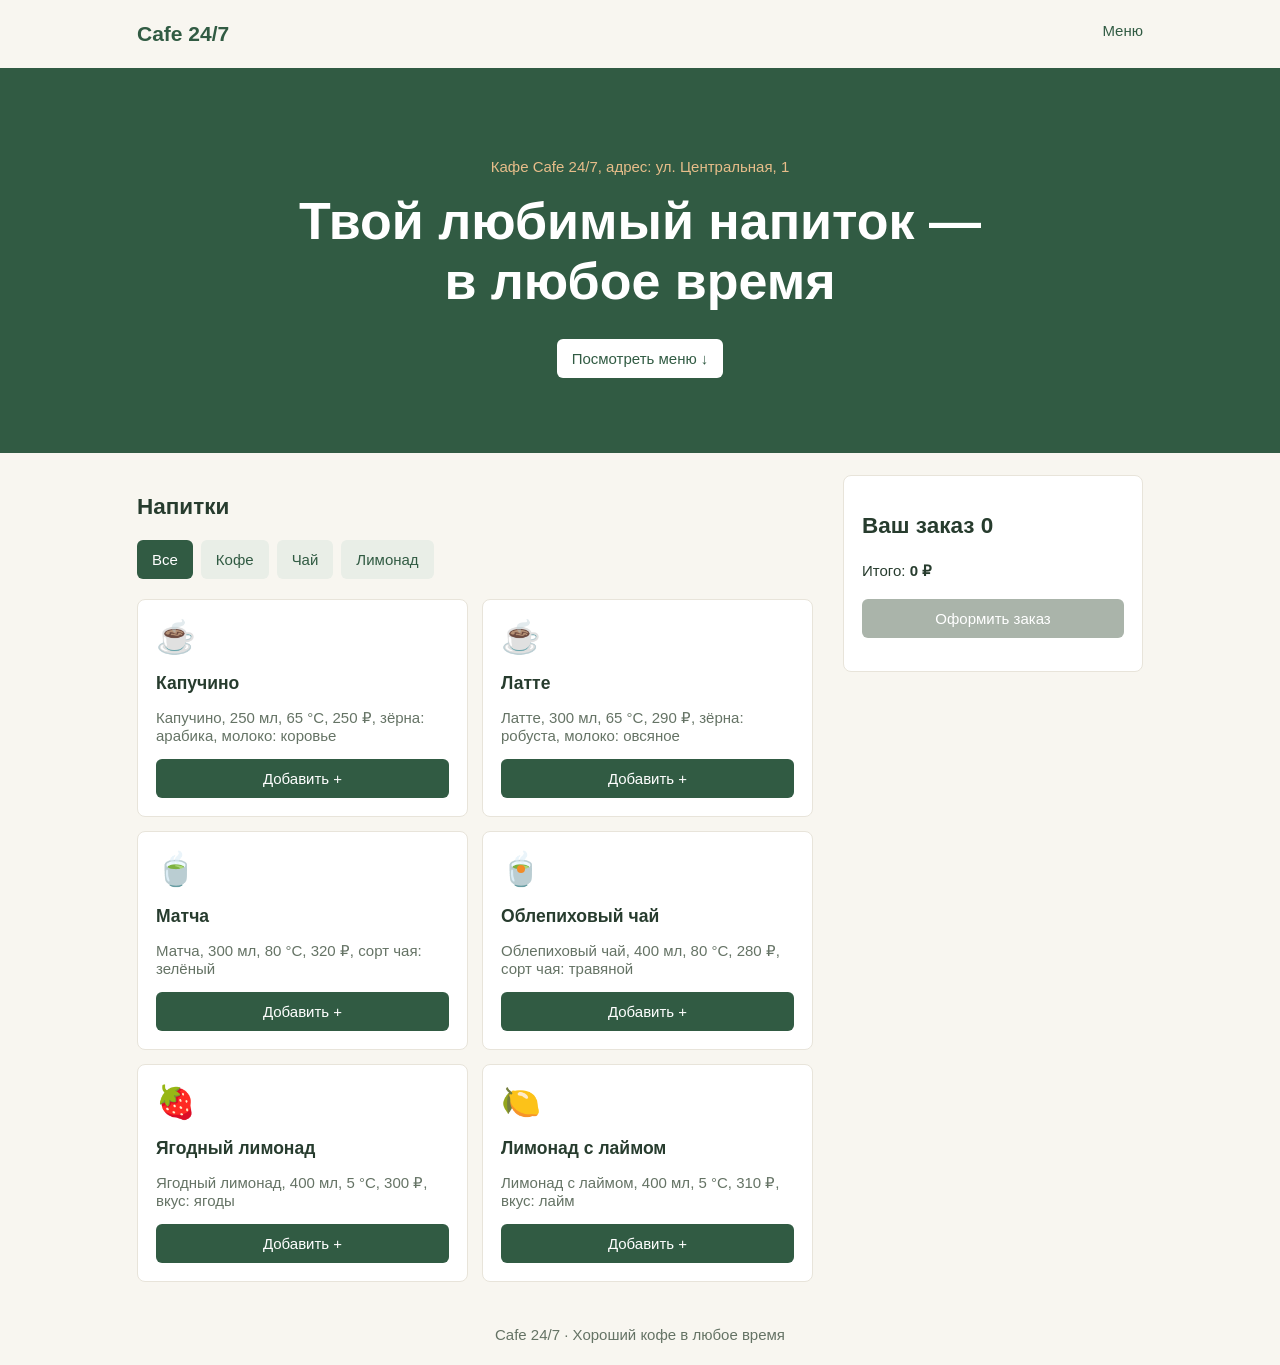
<file: index.html>
<!DOCTYPE html>
<html lang="ru">
  <head>
    <meta charset="UTF-8" />
    <meta name="viewport" content="width=device-width, initial-scale=1.0" />
    <title>Cafe 24/7</title>
    <link rel="stylesheet" href="cafe.css" />
  </head>
  <body>
    <header class="header">
      <a class="logo" href="#">Cafe 24/7</a>
      <a href="#menu">Меню</a>
    </header>

    <main>
      <section class="hero">
        <p id="cafe-info"></p>
        <h1>Твой любимый напиток —<br />в любое время</h1>
        <a class="button" href="#menu">Посмотреть меню ↓</a>
      </section>

      <section class="content" id="menu">
        <div class="menu">
          <h2>Напитки</h2>
          <div class="filters" aria-label="Категории напитков">
            <button class="active" data-category="all" type="button">Все</button>
            <button data-category="coffee" type="button">Кофе</button>
            <button data-category="tea" type="button">Чай</button>
            <button data-category="lemonade" type="button">Лимонад</button>
          </div>
          <div class="drinks" id="drinks"></div>
        </div>

        <aside class="cart">
          <h2>Ваш заказ <span id="count">0</span></h2>
          <div id="order"></div>
          <p>Итого: <strong id="total">0 ₽</strong></p>
          <button class="button" id="checkout" type="button" disabled>Оформить заказ</button>
          <p id="message" role="status"></p>
        </aside>
      </section>
    </main>

    <footer>Cafe 24/7 · Хороший кофе в любое время</footer>
    <script src="main.js"></script>
  </body>
</html>
</file>
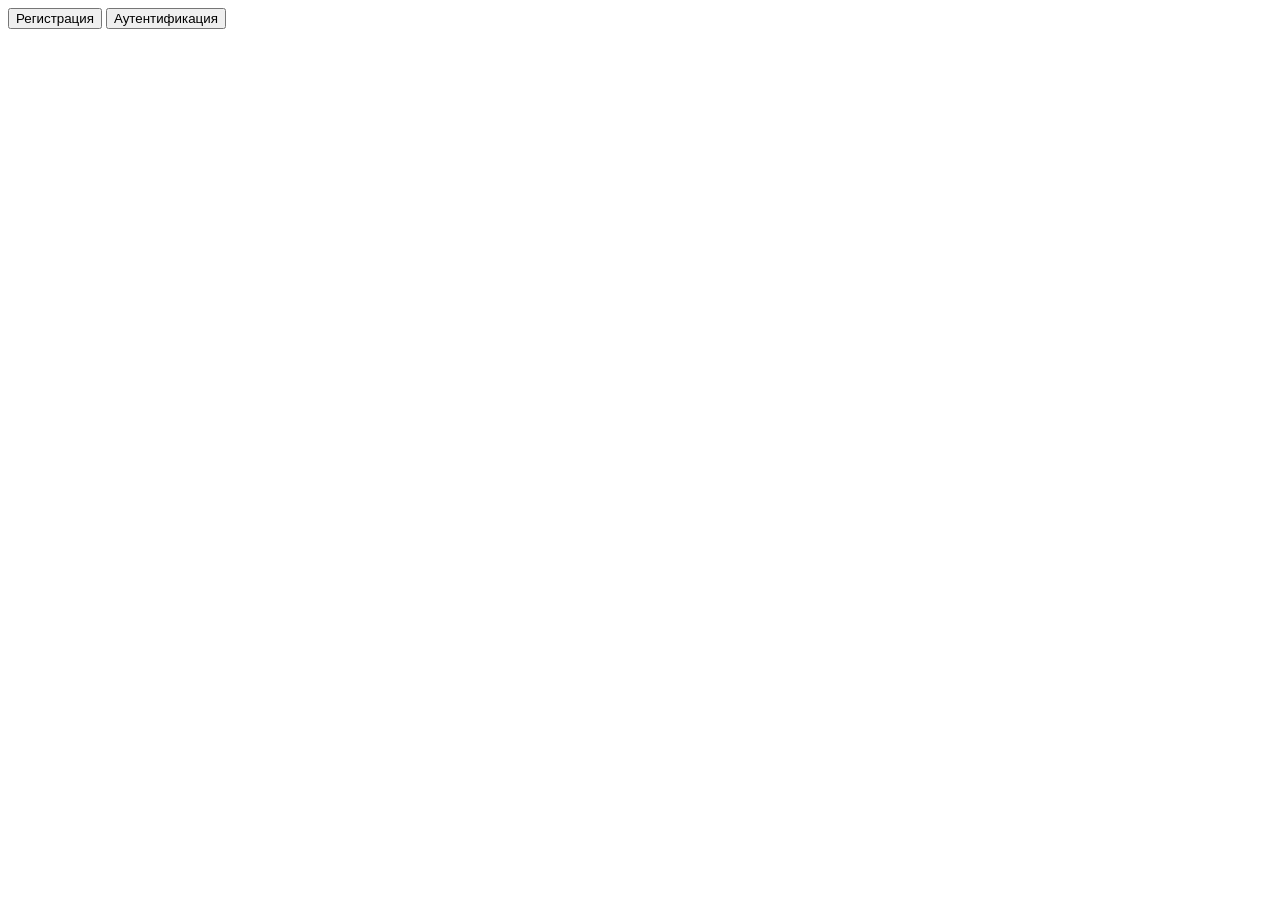
<file: homework-14.js/index.html>
<!DOCTYPE html>
<html lang="ru">
<head>
	<meta charset="UTF-8">
	<meta name="viewport" content="width=device-width, initial-scale=1.0">
	<title>Модальные окна</title>
	<link rel="stylesheet" href="style.css">
</head>
<body>
	<div class="overlay" id="overlay"></div>

	<button class="button" id="registration-button">Регистрация</button>
	<button class="button" id="auth-button">Аутентификация</button>

	<div id="registration-modal" class="modal">
		<button id="registration-close" class="modal-close-button" type="button" aria-label="Закрыть">×</button>
		<h1>Регистрация</h1>
		<span>Пароль</span>
		<span>Повторите пароль</span>
		<span>Логин</span>
		<span>Почта</span>
	</div>

	<div id="auth-modal" class="modal">
		<button id="auth-close" class="modal-close-button" type="button" aria-label="Закрыть">×</button>
		<h1>Аутентификация</h1>
		<p>Логин</p>
		<p>Пароль</p>
	</div>

	<script type="module" src="main.js"></script>
</body>
</html>
</file>
<file: cafe.css>
* { box-sizing: border-box; }

body {
  margin: 0;
  color: #273c2e;
  background: #f8f6f0;
  font: 15px Arial, sans-serif;
}

.header,
.content,
footer {
  max-width: 1050px;
  margin: auto;
  padding: 22px;
}

.header,
.content {
  display: flex;
  justify-content: space-between;
  gap: 30px;
}

.header a {
  color: #315b43;
  text-decoration: none;
}

.logo {
  font-size: 21px;
  font-weight: bold;
}

.hero {
  padding: 75px 20px;
  color: white;
  background: #315b43;
  text-align: center;
}

.hero p {
  color: #e7bd8a;
}

.hero h1 {
  margin: 16px 0 28px;
  font-size: clamp(32px, 6vw, 52px);
}

.button,
.drink button,
.filters button,
#order button {
  border: 0;
  border-radius: 6px;
  padding: 11px 15px;
  color: white;
  background: #315b43;
  font: inherit;
  cursor: pointer;
}

.hero .button {
  display: inline-block;
  color: #315b43;
  background: white;
  text-decoration: none;
}

.content {
  align-items: flex-start;
}

.menu {
  flex: 1;
}

.filters {
  display: flex;
  flex-wrap: wrap;
  gap: 8px;
  margin: 20px 0;
}

.filters button {
  color: #315b43;
  background: #e9eee7;
}

.filters .active {
  color: white;
  background: #315b43;
}

.drinks {
  display: grid;
  grid-template-columns: repeat(2, minmax(0, 1fr));
  gap: 14px;
}

.drink,
.cart {
  border: 1px solid #e8e4da;
  border-radius: 8px;
  padding: 18px;
  background: white;
}

.drink .icon {
  font-size: 32px;
}

.drink .orange-tea {
  position: relative;
  display: inline-block;
}

.drink .orange-tea::after {
  position: absolute;
  top: 50%;
  left: 50%;
  width: 8px;
  height: 8px;
  border-radius: 50%;
  background: #f28c28;
  content: '';
  transform: translate(-50%, -50%);
}

.drink h3 {
  margin-bottom: 8px;
}

.drink p {
  color: #657365;
}

.drink button {
  width: 100%;
}

.cart {
  width: 300px;
}

.cart p {
  line-height: 1.8;
}

#order button {
  padding: 5px 8px;
  font-size: 12px;
}

#checkout {
  width: 100%;
}

#checkout:disabled {
  background: #aab4aa;
  cursor: default;
}

#message {
  color: #315b43;
  line-height: 1.6;
}

footer {
  color: #657365;
  text-align: center;
}

@media (max-width: 650px) {
  .content {
    flex-direction: column;
  }

  .menu,
  .cart {
    width: 100%;
  }
}

@media (max-width: 420px) {
  .drinks {
    grid-template-columns: 1fr;
  }
}
</file>
<file: homework-14.js/style.css>
/* Окно */
.modal {
    position: fixed;
    display: none;
    top: 50%;
    left: 50%;
    transform: translate(-50%, -50%);

    width: 90%;
    max-width: 60rem;
    max-height: 90vh;
    overflow-y: auto;

    background-color: #fff;
    border-radius: 20px;
    z-index: 1001;
}

.modal-showed {
    display: block;
}

/* Затемнение фона */
.overlay {
    width: 100%;
    height: 100%;

    position: fixed;
    inset: 0;

    display: none;
    background-color: rgba(0, 0, 0, 0.6);
    z-index: 1000;
}

.overlay-showed {
    display: block;
}

/* Закрытие окна */
.modal-close-button {
    display: block;
    position: absolute;
    top: 10px;
    right: 10px;

    border: none;
    background-color: transparent;
    cursor: pointer;
    padding: 10px;
}
</file>
